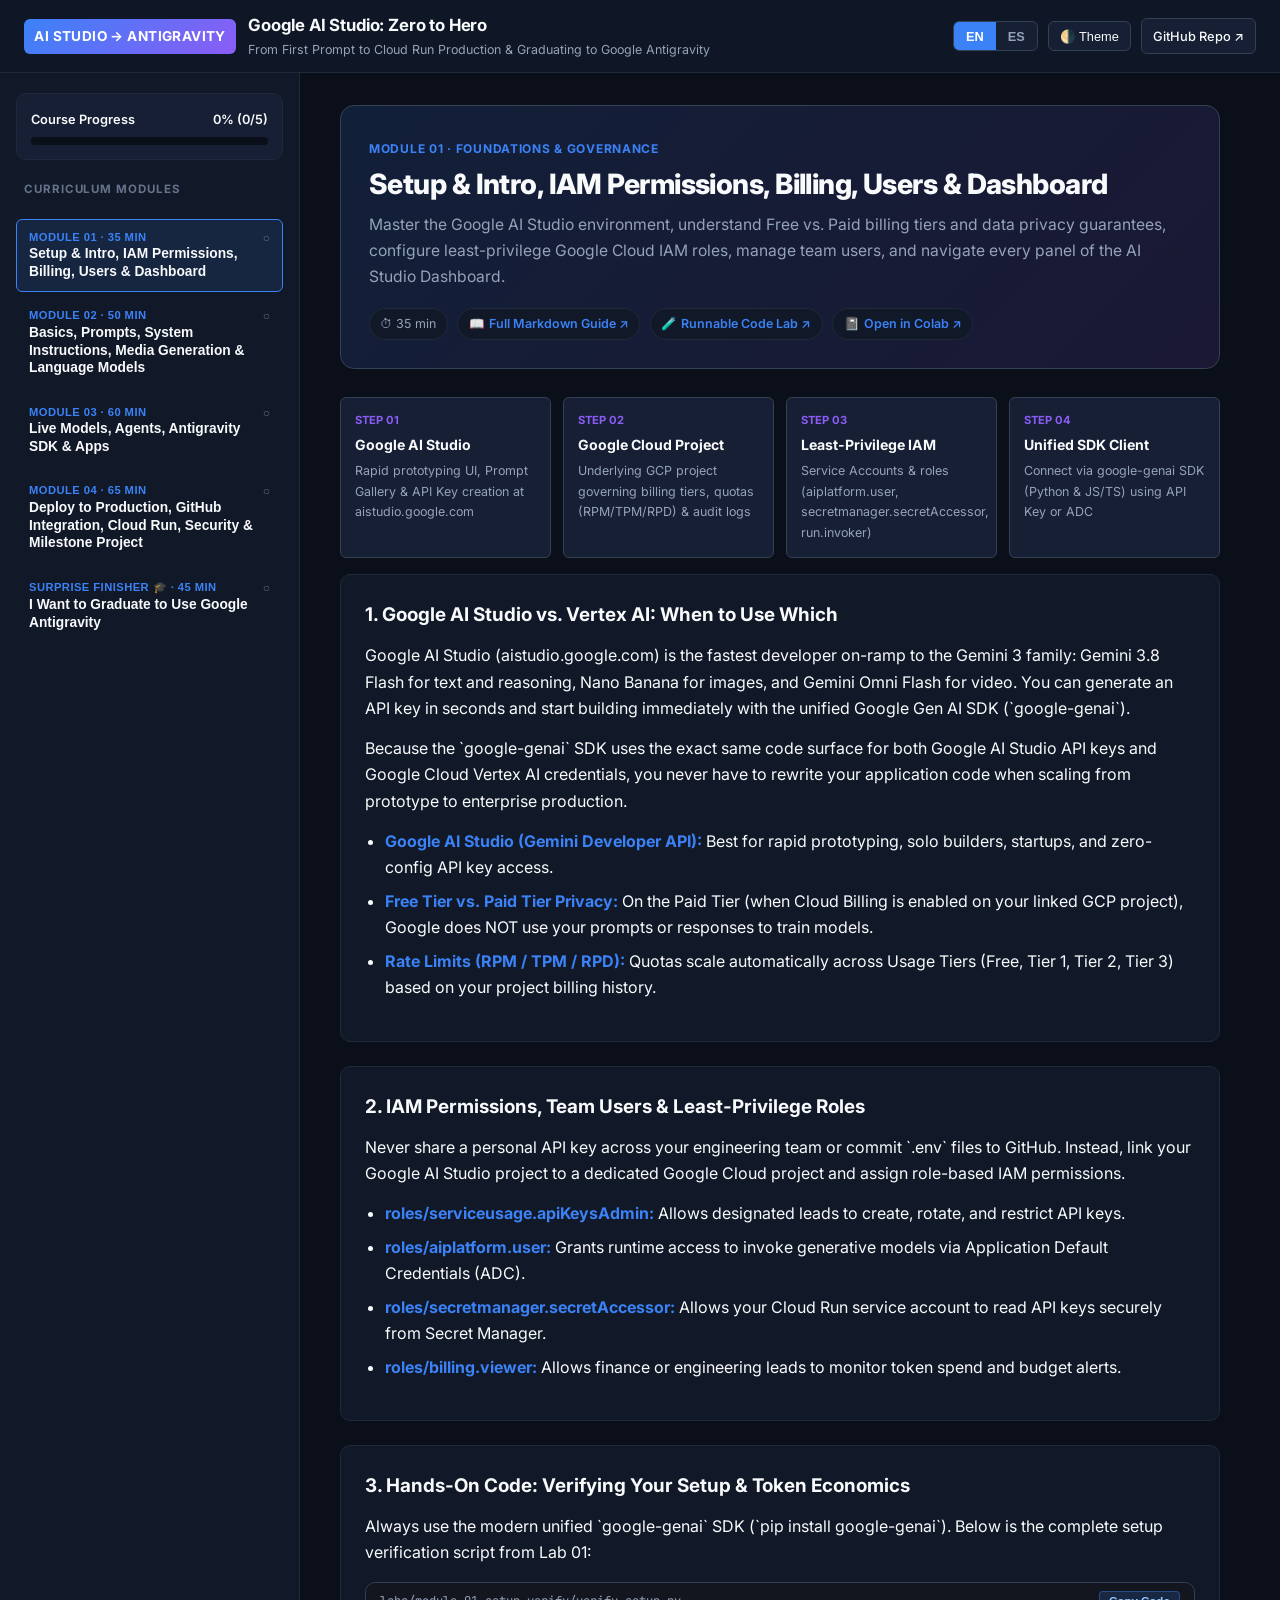
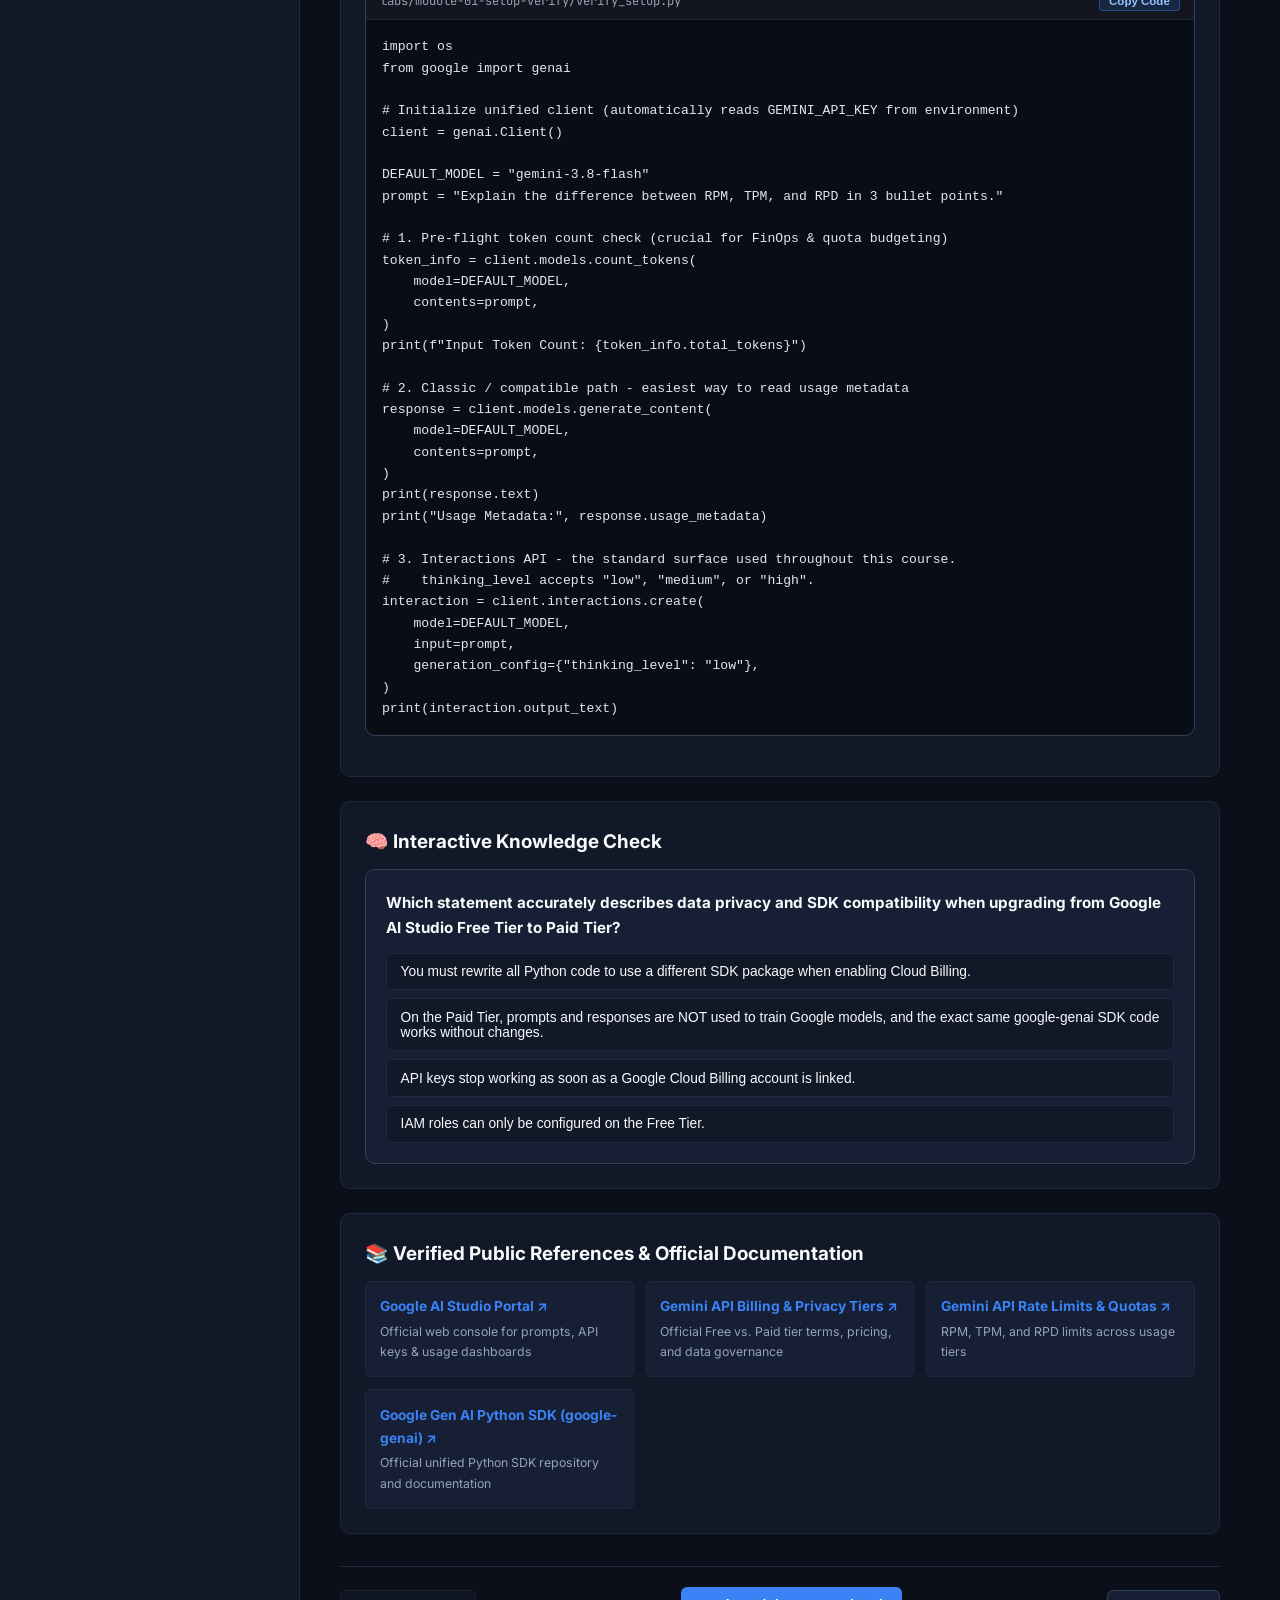
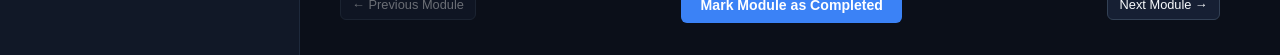
<file: docs/index.html>
<!DOCTYPE html>
<html lang="en" data-theme="dark">
<head>
  <meta charset="UTF-8" />
  <meta name="viewport" content="width=device-width, initial-scale=1.0" />
  <title>Google AI Studio: Zero to Hero Course (EN / ES)</title>
  <meta name="description" content="Open-source bilingual (English & Spanish) Zero-to-Hero course on Google AI Studio, Gemini Live API, Gemini 3.1 Flash Image (`gemini-3.1-flash-image` / Nano Banana 2), Gemini Omni 1.1 Flash (`gemini-omni-1.1-flash`), Cloud Run, and graduating to Google Antigravity." />
  <link rel="preconnect" href="https://fonts.googleapis.com" />
  <link rel="preconnect" href="https://fonts.gstatic.com" crossorigin />
  <link href="https://fonts.googleapis.com/css2?family=Inter:wght@400;500;600;700;800&family=JetBrains+Mono:wght@400;600&display=swap" rel="stylesheet" />
  <link rel="stylesheet" href="./styles.css" />
</head>
<body>
  <header class="topbar">
    <div class="brand">
      <span class="brand-badge">AI STUDIO → ANTIGRAVITY</span>
      <div>
        <div class="brand-title" id="brand-title">Google AI Studio: Zero to Hero</div>
        <div class="brand-subtitle" id="brand-subtitle">From First Prompt to Cloud Run Production &amp; Graduating to Google Antigravity</div>
      </div>
    </div>

    <div class="topbar-controls">
      <div class="lang-switch" role="group" aria-label="Language switcher">
        <button class="lang-btn active" data-lang="en">EN</button>
        <button class="lang-btn" data-lang="es">ES</button>
      </div>
      <button class="icon-btn" id="theme-toggle" title="Toggle Light/Dark Theme">🌗 Theme</button>
      <a class="icon-btn" href="https://github.com/AllInVaders/aistudio-full-course" target="_blank" rel="noopener noreferrer">GitHub Repo ↗</a>
    </div>
  </header>

  <div class="app-layout">
    <aside class="sidebar">
      <div class="progress-card">
        <div class="progress-header">
          <span id="progress-label">Course Progress</span>
          <span id="progress-pct">0% (0/5)</span>
        </div>
        <div class="progress-bar-track">
          <div class="progress-bar-fill" id="progress-bar-fill" style="width: 0%;"></div>
        </div>
      </div>

      <div class="nav-section-label" id="curriculum-header">Curriculum Modules</div>
      <ul class="module-nav-list" id="module-nav-list"></ul>
    </aside>

    <main class="content-pane" id="content-pane"></main>
  </div>

  <script src="./course-data.js"></script>
  <script src="./app.js"></script>
</body>
</html>
</file>
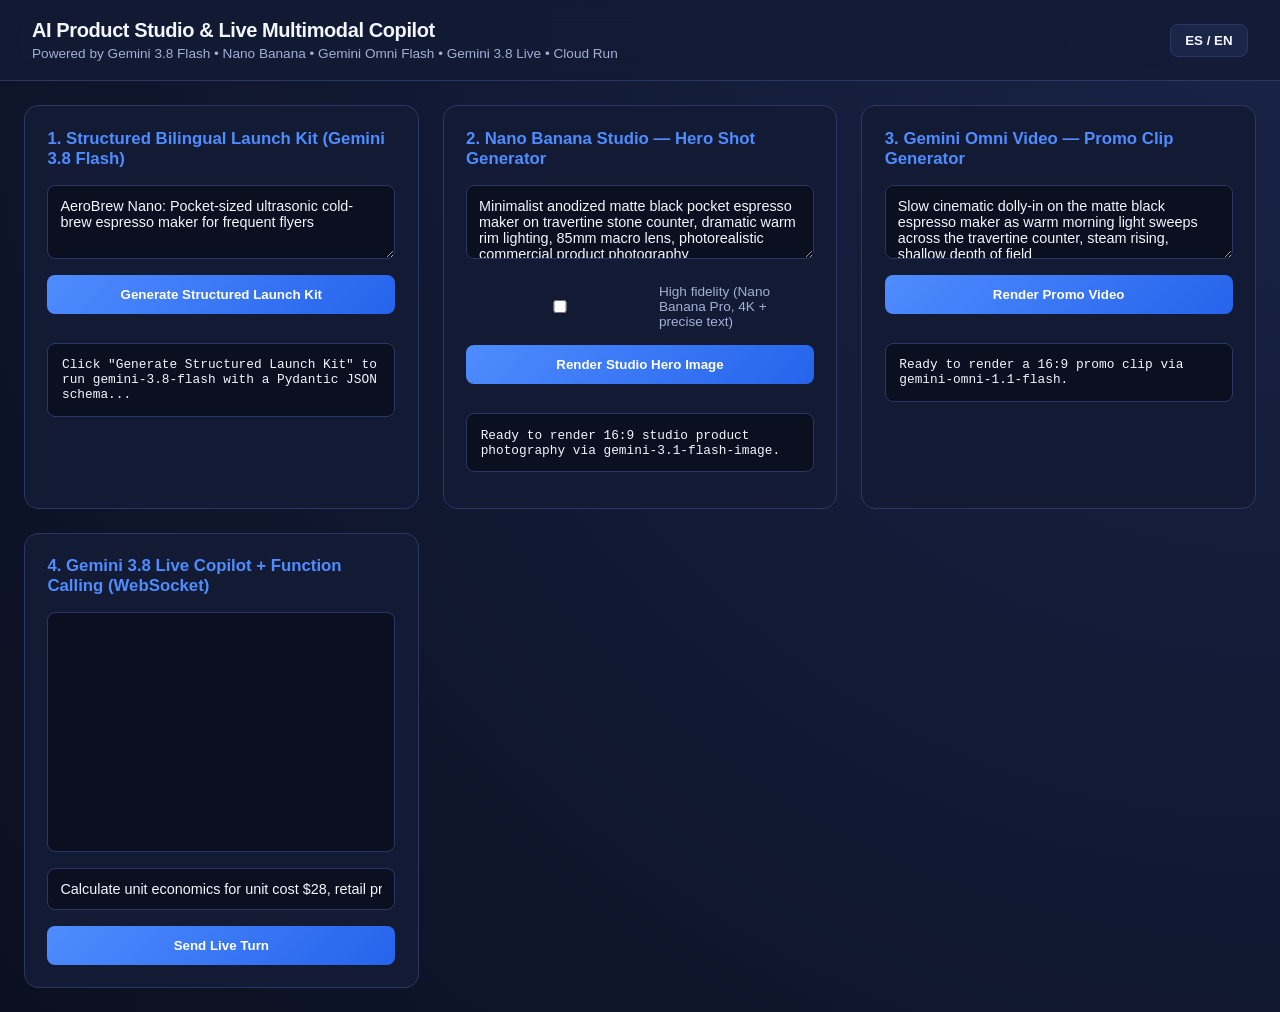
<file: milestone-project/app/static/index.html>
<!DOCTYPE html>
<html lang="en">
<head>
  <meta charset="UTF-8" />
  <meta name="viewport" content="width=device-width, initial-scale=1.0" />
  <title>AI Product Studio & Live Multimodal Copilot</title>
  <style>
    :root {
      --bg: #0b1020;
      --surface: #131b34;
      --surface-alt: #1b2547;
      --accent: #4f8cff;
      --accent-2: #34d399;
      --text: #f3f6ff;
      --muted: #9fb0d6;
      --border: #2a3764;
    }
    * { box-sizing: border-box; }
    body {
      margin: 0;
      font-family: 'Inter', -apple-system, BlinkMacSystemFont, sans-serif;
      background: radial-gradient(circle at top right, #182347, var(--bg));
      color: var(--text);
      min-height: 100vh;
    }
    header {
      display: flex;
      justify-content: space-between;
      align-items: center;
      padding: 1.2rem 2rem;
      border-bottom: 1px solid var(--border);
      background: rgba(19, 27, 52, 0.85);
      backdrop-filter: blur(12px);
    }
    .brand h1 { margin: 0; font-size: 1.25rem; letter-spacing: -0.02em; }
    .brand p { margin: 0.25rem 0 0; font-size: 0.85rem; color: var(--muted); }
    .lang-toggle {
      background: var(--surface-alt);
      color: var(--text);
      border: 1px solid var(--border);
      padding: 0.5rem 0.9rem;
      border-radius: 8px;
      cursor: pointer;
      font-weight: 600;
    }
    main {
      max-width: 1280px;
      margin: 1.5rem auto;
      padding: 0 1.5rem;
      display: grid;
      grid-template-columns: repeat(auto-fit, minmax(360px, 1fr));
      gap: 1.5rem;
    }
    .card {
      background: var(--surface);
      border: 1px solid var(--border);
      border-radius: 14px;
      padding: 1.4rem;
      display: flex;
      flex-direction: column;
      gap: 1rem;
    }
    .card h2 { margin: 0; font-size: 1.05rem; color: var(--accent); }
    textarea, input {
      width: 100%;
      background: var(--bg);
      color: var(--text);
      border: 1px solid var(--border);
      border-radius: 8px;
      padding: 0.75rem;
      font-family: inherit;
      font-size: 0.9rem;
    }
    button.primary {
      background: linear-gradient(135deg, var(--accent), #2563eb);
      color: white;
      border: none;
      border-radius: 8px;
      padding: 0.75rem 1rem;
      font-weight: 600;
      cursor: pointer;
    }
    pre {
      background: var(--bg);
      border: 1px solid var(--border);
      border-radius: 8px;
      padding: 0.85rem;
      font-size: 0.8rem;
      max-height: 280px;
      overflow: auto;
      white-space: pre-wrap;
    }
    #hero-preview {
      width: 100%;
      border-radius: 10px;
      border: 1px solid var(--border);
      display: none;
    }
    .chat-log {
      background: var(--bg);
      border: 1px solid var(--border);
      border-radius: 8px;
      padding: 0.85rem;
      height: 240px;
      overflow-y: auto;
      font-size: 0.85rem;
      display: flex;
      flex-direction: column;
      gap: 0.5rem;
    }
    .opt {
      display: flex;
      align-items: center;
      gap: 0.4rem;
      margin-top: 0.6rem;
      font-size: 0.85rem;
      color: var(--muted);
    }
    #promo-preview {
      display: none;
      width: 100%;
      margin-top: 0.85rem;
      border-radius: 8px;
      border: 1px solid var(--border);
    }
    .msg-user { color: var(--accent-2); }
    .msg-tool { color: #fbbf24; font-family: monospace; font-size: 0.78rem; }
  </style>
</head>
<body>
  <header>
    <div class="brand">
      <h1 id="title-main">AI Product Studio & Live Multimodal Copilot</h1>
      <p id="title-sub">Powered by Gemini 3.8 Flash • Nano Banana • Gemini Omni Flash • Gemini 3.8 Live • Cloud Run</p>
    </div>
    <button class="lang-toggle" id="lang-btn" onclick="toggleLanguage()">ES / EN</button>
  </header>

  <main>
    <!-- 1. Structured Launch Brief Generator -->
    <section class="card">
      <h2 id="h-brief">1. Structured Bilingual Launch Kit (Gemini 3.8 Flash)</h2>
      <textarea id="concept-input" rows="3">AeroBrew Nano: Pocket-sized ultrasonic cold-brew espresso maker for frequent flyers</textarea>
      <button class="primary" onclick="generateBrief()" id="btn-brief">Generate Structured Launch Kit</button>
      <pre id="brief-output">Click "Generate Structured Launch Kit" to run gemini-3.8-flash with a Pydantic JSON schema...</pre>
    </section>

    <!-- 2. Nano Banana Studio -->
    <section class="card">
      <h2 id="h-image">2. Nano Banana Studio — Hero Shot Generator</h2>
      <textarea id="image-prompt" rows="3">Minimalist anodized matte black pocket espresso maker on travertine stone counter, dramatic warm rim lighting, 85mm macro lens, photorealistic commercial product photography</textarea>
      <label class="opt"><input type="checkbox" id="image-hifi" /> <span id="lbl-hifi">High fidelity (Nano Banana Pro, 4K + precise text)</span></label>
      <button class="primary" onclick="generateImage()" id="btn-image">Render Studio Hero Image</button>
      <img id="hero-preview" alt="Generated studio hero shot" />
      <pre id="image-status">Ready to render 16:9 studio product photography via gemini-3.1-flash-image.</pre>
    </section>

    <!-- 3. Gemini Omni Video -->
    <section class="card">
      <h2 id="h-video">3. Gemini Omni Video — Promo Clip Generator</h2>
      <textarea id="video-prompt" rows="3">Slow cinematic dolly-in on the matte black espresso maker as warm morning light sweeps across the travertine counter, steam rising, shallow depth of field</textarea>
      <button class="primary" onclick="generateVideo()" id="btn-video">Render Promo Video</button>
      <video id="promo-preview" controls playsinline></video>
      <pre id="video-status">Ready to render a 16:9 promo clip via gemini-omni-1.1-flash.</pre>
    </section>

    <!-- 4. Gemini Live API WebSocket Copilot -->
    <section class="card">
      <h2 id="h-live">4. Gemini 3.8 Live Copilot + Function Calling (WebSocket)</h2>
      <div class="chat-log" id="chat-log"></div>
      <input id="live-input" type="text" value="Calculate unit economics for unit cost $28, retail price $99, and CAC $22." />
      <button class="primary" onclick="sendLiveMessage()" id="btn-live">Send Live Turn</button>
    </section>
  </main>

  <script>
    let lang = 'en';
    let ws = null;

    const I18N = {
      en: {
        titleMain: 'AI Product Studio & Live Multimodal Copilot',
        titleSub: 'Powered by Gemini 3.8 Flash • Nano Banana • Gemini Omni Flash • Gemini 3.8 Live • Cloud Run',
        hBrief: '1. Structured Bilingual Launch Kit (Gemini 3.8 Flash)',
        btnBrief: 'Generate Structured Launch Kit',
        hImage: '2. Nano Banana Studio — Hero Shot Generator',
        lblHifi: 'High fidelity (Nano Banana Pro, 4K + precise text)',
        btnImage: 'Render Studio Hero Image',
        hVideo: '3. Gemini Omni Video — Promo Clip Generator',
        btnVideo: 'Render Promo Video',
        hLive: '4. Gemini 3.8 Live Copilot + Function Calling (WebSocket)',
        btnLive: 'Send Live Turn',
      },
      es: {
        titleMain: 'Estudio de Productos IA y Copiloto Multimodal en Vivo',
        titleSub: 'Impulsado por Gemini 3.8 Flash • Nano Banana • Gemini Omni Flash • Gemini 3.8 Live • Cloud Run',
        hBrief: '1. Kit de Lanzamiento Estructurado Bilingüe (Gemini 3.8 Flash)',
        btnBrief: 'Generar Kit de Lanzamiento JSON',
        hImage: '2. Estudio Nano Banana — Generador de Fotografía Hero',
        lblHifi: 'Alta fidelidad (Nano Banana Pro, 4K y texto preciso)',
        btnImage: 'Renderizar Fotografía Hero',
        hVideo: '3. Video Gemini Omni — Generador de Clip Promocional',
        btnVideo: 'Renderizar Video Promocional',
        hLive: '4. Copiloto en Vivo Gemini 3.8 Live + Herramientas (WebSocket)',
        btnLive: 'Enviar Mensaje en Vivo',
      }
    };

    function toggleLanguage() {
      lang = lang === 'en' ? 'es' : 'en';
      const t = I18N[lang];
      document.getElementById('title-main').textContent = t.titleMain;
      document.getElementById('title-sub').textContent = t.titleSub;
      document.getElementById('h-brief').textContent = t.hBrief;
      document.getElementById('btn-brief').textContent = t.btnBrief;
      document.getElementById('h-image').textContent = t.hImage;
      document.getElementById('lbl-hifi').textContent = t.lblHifi;
      document.getElementById('btn-image').textContent = t.btnImage;
      document.getElementById('h-video').textContent = t.hVideo;
      document.getElementById('btn-video').textContent = t.btnVideo;
      document.getElementById('h-live').textContent = t.hLive;
      document.getElementById('btn-live').textContent = t.btnLive;
    }

    async function generateBrief() {
      const out = document.getElementById('brief-output');
      out.textContent = 'Generating structured bilingual brief with gemini-3.8-flash...';
      try {
        const res = await fetch('/api/generate-brief', {
          method: 'POST',
          headers: { 'Content-Type': 'application/json' },
          body: JSON.stringify({ concept: document.getElementById('concept-input').value })
        });
        const data = await res.json();
        out.textContent = JSON.stringify(data, null, 2);
        if (data.hero_image_prompt) {
          document.getElementById('image-prompt').value = data.hero_image_prompt;
        }
        if (data.promo_video_prompt) {
          document.getElementById('video-prompt').value = data.promo_video_prompt;
        }
      } catch (err) {
        out.textContent = 'Error: ' + err.message;
      }
    }

    async function generateImage() {
      const status = document.getElementById('image-status');
      const img = document.getElementById('hero-preview');
      const highFidelity = document.getElementById('image-hifi').checked;
      status.textContent = 'Rendering 16:9 product hero image with Nano Banana...';
      try {
        const res = await fetch('/api/generate-image', {
          method: 'POST',
          headers: { 'Content-Type': 'application/json' },
          body: JSON.stringify({
            prompt: document.getElementById('image-prompt').value,
            high_fidelity: highFidelity
          })
        });
        const data = await res.json();
        if (data.image_base64) {
          img.src = `data:${data.mime_type};base64,${data.image_base64}`;
          img.style.display = 'block';
          status.textContent = `Rendered successfully via ${data.model}. Images carry a SynthID watermark.`;
        } else {
          status.textContent = JSON.stringify(data);
        }
      } catch (err) {
        status.textContent = 'Error: ' + err.message;
      }
    }

    async function generateVideo() {
      const status = document.getElementById('video-status');
      const video = document.getElementById('promo-preview');
      status.textContent = 'Rendering 16:9 promo clip with Gemini Omni Flash. This can take a minute...';
      try {
        const res = await fetch('/api/generate-video', {
          method: 'POST',
          headers: { 'Content-Type': 'application/json' },
          body: JSON.stringify({ prompt: document.getElementById('video-prompt').value })
        });
        const data = await res.json();
        if (data.video_base64) {
          video.src = `data:${data.mime_type};base64,${data.video_base64}`;
          video.style.display = 'block';
          status.textContent = `Rendered successfully via ${data.model}.`;
        } else {
          status.textContent = JSON.stringify(data);
        }
      } catch (err) {
        status.textContent = 'Error: ' + err.message;
      }
    }

    function ensureWebSocket() {
      if (ws && ws.readyState === WebSocket.OPEN) return ws;
      const proto = location.protocol === 'https:' ? 'wss:' : 'ws:';
      ws = new WebSocket(`${proto}//${location.host}/ws/live-copilot`);
      const log = document.getElementById('chat-log');
      let currentBotSpan = null;

      ws.onmessage = (event) => {
        const msg = JSON.parse(event.data);
        if (msg.type === 'tool_call') {
          const div = document.createElement('div');
          div.className = 'msg-tool';
          div.textContent = `[Tool] ${msg.name}(${JSON.stringify(msg.args)}) -> ${JSON.stringify(msg.result)}`;
          log.appendChild(div);
        } else if (msg.type === 'token') {
          if (!currentBotSpan) {
            currentBotSpan = document.createElement('div');
            currentBotSpan.textContent = 'Copilot: ';
            log.appendChild(currentBotSpan);
          }
          currentBotSpan.textContent += msg.text;
        } else if (msg.type === 'turn_complete') {
          currentBotSpan = null;
        }
        log.scrollTop = log.scrollHeight;
      };
      return ws;
    }

    function sendLiveMessage() {
      const input = document.getElementById('live-input');
      const text = input.value.trim();
      if (!text) return;
      const log = document.getElementById('chat-log');
      const div = document.createElement('div');
      div.className = 'msg-user';
      div.textContent = `You: ${text}`;
      log.appendChild(div);

      const socket = ensureWebSocket();
      const sendPayload = () => socket.send(JSON.stringify({ message: text }));
      if (socket.readyState === WebSocket.OPEN) {
        sendPayload();
      } else {
        socket.addEventListener('open', sendPayload, { once: true });
      }
    }
  </script>
</body>
</html>
</file>
<file: docs/styles.css>
:root {
  --bg: #0b0f19;
  --bg-elevated: #111827;
  --bg-card: #161f33;
  --bg-code: #090d16;
  --border: #1e293b;
  --border-accent: #334155;
  --text: #f8fafc;
  --text-muted: #94a3b8;
  --text-dim: #64748b;
  --primary: #3b82f6;
  --primary-hover: #2563eb;
  --accent: #8b5cf6;
  --success: #10b981;
  --warning: #f59e0b;
  --danger: #ef4444;
  --font-sans: 'Inter', -apple-system, BlinkMacSystemFont, 'Segoe UI', Roboto, sans-serif;
  --font-mono: 'JetBrains Mono', 'Fira Code', monospace;
  --radius-sm: 6px;
  --radius-md: 10px;
  --radius-lg: 14px;
}

[data-theme="light"] {
  --bg: #f8fafc;
  --bg-elevated: #ffffff;
  --bg-card: #f1f5f9;
  --bg-code: #0f172a;
  --border: #e2e8f0;
  --border-accent: #cbd5e1;
  --text: #0f172a;
  --text-muted: #475569;
  --text-dim: #64748b;
  --primary: #2563eb;
  --primary-hover: #1d4ed8;
  --accent: #7c3aed;
}

* {
  box-sizing: border-box;
  margin: 0;
  padding: 0;
}

body {
  font-family: var(--font-sans);
  background: var(--bg);
  color: var(--text);
  line-height: 1.65;
  min-height: 100vh;
}

/* Header Bar */
.topbar {
  position: sticky;
  top: 0;
  z-index: 50;
  background: rgba(17, 24, 39, 0.88);
  backdrop-filter: blur(12px);
  border-bottom: 1px solid var(--border);
  padding: 0.75rem 1.5rem;
  display: flex;
  align-items: center;
  justify-content: space-between;
  gap: 1rem;
}

[data-theme="light"] .topbar {
  background: rgba(255, 255, 255, 0.92);
}

.brand {
  display: flex;
  align-items: center;
  gap: 0.75rem;
}

.brand-badge {
  background: linear-gradient(135deg, var(--primary), var(--accent));
  color: #fff;
  font-weight: 700;
  font-size: 0.85rem;
  padding: 0.4rem 0.65rem;
  border-radius: var(--radius-sm);
  letter-spacing: 0.03em;
}

.brand-title {
  font-size: 1.05rem;
  font-weight: 700;
  letter-spacing: -0.01em;
}

.brand-subtitle {
  font-size: 0.78rem;
  color: var(--text-muted);
}

.topbar-controls {
  display: flex;
  align-items: center;
  gap: 0.6rem;
}

.lang-switch {
  display: inline-flex;
  background: var(--bg-card);
  border: 1px solid var(--border-accent);
  border-radius: var(--radius-sm);
  overflow: hidden;
}

.lang-btn {
  background: transparent;
  border: none;
  color: var(--text-muted);
  font-size: 0.8rem;
  font-weight: 600;
  padding: 0.4rem 0.75rem;
  cursor: pointer;
  transition: all 0.15s ease;
}

.lang-btn.active {
  background: var(--primary);
  color: #fff;
}

.icon-btn {
  background: var(--bg-card);
  border: 1px solid var(--border-accent);
  color: var(--text);
  border-radius: var(--radius-sm);
  padding: 0.4rem 0.7rem;
  font-size: 0.8rem;
  font-weight: 500;
  cursor: pointer;
  text-decoration: none;
  display: inline-flex;
  align-items: center;
  gap: 0.35rem;
}

.icon-btn:hover {
  border-color: var(--primary);
}

/* Main App Grid */
.app-layout {
  display: grid;
  grid-template-columns: 300px minmax(0, 1fr);
  max-width: 1440px;
  margin: 0 auto;
  min-height: calc(100vh - 61px);
}

/* Sidebar */
.sidebar {
  border-right: 1px solid var(--border);
  background: var(--bg-elevated);
  padding: 1.25rem 1rem;
  display: flex;
  flex-direction: column;
  gap: 1.25rem;
}

.progress-card {
  background: var(--bg-card);
  border: 1px solid var(--border);
  border-radius: var(--radius-md);
  padding: 0.9rem;
}

.progress-header {
  display: flex;
  justify-content: space-between;
  font-size: 0.8rem;
  font-weight: 600;
  margin-bottom: 0.45rem;
}

.progress-bar-track {
  width: 100%;
  height: 8px;
  background: var(--bg);
  border-radius: 999px;
  overflow: hidden;
}

.progress-bar-fill {
  height: 100%;
  background: linear-gradient(90deg, var(--primary), var(--success));
  border-radius: 999px;
  transition: width 0.3s ease;
}

.nav-section-label {
  font-size: 0.72rem;
  text-transform: uppercase;
  letter-spacing: 0.08em;
  color: var(--text-dim);
  font-weight: 700;
  padding: 0 0.5rem;
}

.module-nav-list {
  list-style: none;
  display: flex;
  flex-direction: column;
  gap: 0.35rem;
}

.module-nav-item {
  width: 100%;
  text-align: left;
  background: transparent;
  border: 1px solid transparent;
  color: var(--text);
  border-radius: var(--radius-sm);
  padding: 0.65rem 0.75rem;
  cursor: pointer;
  display: flex;
  align-items: flex-start;
  justify-content: space-between;
  gap: 0.6rem;
  transition: all 0.15s ease;
}

.module-nav-item:hover {
  background: var(--bg-card);
  border-color: var(--border);
}

.module-nav-item.active {
  background: rgba(59, 130, 246, 0.12);
  border-color: var(--primary);
}

.module-nav-tag {
  font-size: 0.7rem;
  font-weight: 700;
  color: var(--primary);
  text-transform: uppercase;
  letter-spacing: 0.04em;
  display: block;
}

.module-nav-title {
  font-size: 0.86rem;
  font-weight: 600;
  line-height: 1.3;
  margin-top: 0.15rem;
}

.check-pill {
  font-size: 0.75rem;
  color: var(--text-dim);
  flex-shrink: 0;
}

.check-pill.done {
  color: var(--success);
  font-weight: 700;
}

/* Main Content */
.content-pane {
  padding: 2rem 2.5rem 4rem;
  max-width: 960px;
}

.hero-banner {
  background: linear-gradient(135deg, rgba(59, 130, 246, 0.14), rgba(139, 92, 246, 0.12));
  border: 1px solid var(--border-accent);
  border-radius: var(--radius-lg);
  padding: 1.75rem;
  margin-bottom: 1.75rem;
}

.hero-eyebrow {
  display: inline-flex;
  align-items: center;
  gap: 0.4rem;
  font-size: 0.75rem;
  font-weight: 700;
  text-transform: uppercase;
  letter-spacing: 0.06em;
  color: var(--primary);
  margin-bottom: 0.5rem;
}

.hero-title {
  font-size: 1.75rem;
  font-weight: 800;
  line-height: 1.25;
  letter-spacing: -0.02em;
  margin-bottom: 0.65rem;
}

.hero-summary {
  color: var(--text-muted);
  font-size: 0.98rem;
  margin-bottom: 1.1rem;
}

.hero-meta-row {
  display: flex;
  flex-wrap: wrap;
  gap: 0.6rem;
}

.meta-chip {
  font-size: 0.78rem;
  background: var(--bg-elevated);
  border: 1px solid var(--border);
  padding: 0.3rem 0.65rem;
  border-radius: 999px;
  color: var(--text-muted);
}

.meta-chip a {
  color: var(--primary);
  text-decoration: none;
  font-weight: 600;
}

/* Section Cards */
.section-card {
  background: var(--bg-elevated);
  border: 1px solid var(--border);
  border-radius: var(--radius-md);
  padding: 1.5rem;
  margin-bottom: 1.5rem;
}

.section-heading {
  font-size: 1.18rem;
  font-weight: 700;
  margin-bottom: 0.75rem;
  display: flex;
  align-items: center;
  gap: 0.5rem;
}

.section-body p {
  margin-bottom: 0.85rem;
  color: var(--text);
}

.bullet-list {
  margin: 0.5rem 0 1rem 1.25rem;
  display: flex;
  flex-direction: column;
  gap: 0.45rem;
}

.bullet-list li {
  color: var(--text);
}

.bullet-list li strong {
  color: var(--primary);
}

/* Architecture Flow */
.arch-flow {
  display: grid;
  grid-template-columns: repeat(auto-fit, minmax(175px, 1fr));
  gap: 0.75rem;
  margin: 1rem 0;
}

.arch-step {
  background: var(--bg-card);
  border: 1px solid var(--border-accent);
  border-radius: var(--radius-sm);
  padding: 0.85rem;
}

.arch-step-num {
  font-size: 0.7rem;
  font-weight: 700;
  color: var(--accent);
  text-transform: uppercase;
}

.arch-step-title {
  font-size: 0.88rem;
  font-weight: 700;
  margin: 0.2rem 0 0.3rem;
}

.arch-step-desc {
  font-size: 0.78rem;
  color: var(--text-muted);
}

/* Code Block */
.code-wrapper {
  background: var(--bg-code);
  border: 1px solid var(--border-accent);
  border-radius: var(--radius-md);
  overflow: hidden;
  margin: 1rem 0;
}

.code-header {
  display: flex;
  align-items: center;
  justify-content: space-between;
  padding: 0.5rem 0.9rem;
  background: rgba(255, 255, 255, 0.04);
  border-bottom: 1px solid var(--border);
  font-size: 0.76rem;
  color: var(--text-muted);
  font-family: var(--font-mono);
}

.copy-btn {
  background: rgba(59, 130, 246, 0.16);
  border: 1px solid rgba(59, 130, 246, 0.4);
  color: #93c5fd;
  font-size: 0.72rem;
  font-weight: 600;
  padding: 0.2rem 0.55rem;
  border-radius: 4px;
  cursor: pointer;
}

.copy-btn:hover {
  background: var(--primary);
  color: #fff;
}

pre.code-content {
  padding: 1rem;
  overflow-x: auto;
  font-family: var(--font-mono);
  font-size: 0.82rem;
  line-height: 1.55;
  color: #e2e8f0;
}

/* Interactive Quiz */
.quiz-box {
  background: var(--bg-card);
  border: 1px solid var(--border-accent);
  border-radius: var(--radius-md);
  padding: 1.25rem;
  margin-top: 0.75rem;
}

.quiz-question {
  font-weight: 700;
  font-size: 0.95rem;
  margin-bottom: 0.75rem;
}

.quiz-options {
  display: flex;
  flex-direction: column;
  gap: 0.5rem;
}

.quiz-opt-btn {
  text-align: left;
  background: var(--bg-elevated);
  border: 1px solid var(--border);
  color: var(--text);
  padding: 0.65rem 0.85rem;
  border-radius: var(--radius-sm);
  font-size: 0.86rem;
  cursor: pointer;
  transition: all 0.15s ease;
}

.quiz-opt-btn:hover {
  border-color: var(--primary);
}

.quiz-opt-btn.correct {
  border-color: var(--success);
  background: rgba(16, 185, 129, 0.14);
}

.quiz-opt-btn.wrong {
  border-color: var(--danger);
  background: rgba(239, 68, 68, 0.12);
}

.quiz-feedback {
  margin-top: 0.7rem;
  font-size: 0.84rem;
  padding: 0.65rem 0.85rem;
  border-radius: var(--radius-sm);
  display: none;
}

/* Public References Grid */
.ref-grid {
  display: grid;
  grid-template-columns: repeat(auto-fit, minmax(260px, 1fr));
  gap: 0.75rem;
}

.ref-card {
  display: block;
  text-decoration: none;
  background: var(--bg-card);
  border: 1px solid var(--border);
  border-radius: var(--radius-sm);
  padding: 0.85rem;
  transition: border-color 0.15s ease;
}

.ref-card:hover {
  border-color: var(--primary);
}

.ref-title {
  font-size: 0.86rem;
  font-weight: 700;
  color: var(--primary);
  margin-bottom: 0.25rem;
}

.ref-desc {
  font-size: 0.77rem;
  color: var(--text-muted);
}

/* Action Bar */
.module-footer-actions {
  display: flex;
  align-items: center;
  justify-content: space-between;
  gap: 1rem;
  margin-top: 2rem;
  padding-top: 1.25rem;
  border-top: 1px solid var(--border);
}

.primary-btn {
  background: var(--primary);
  color: #fff;
  border: none;
  padding: 0.65rem 1.2rem;
  border-radius: var(--radius-sm);
  font-weight: 700;
  font-size: 0.88rem;
  cursor: pointer;
}

.primary-btn:hover {
  background: var(--primary-hover);
}

.success-btn {
  background: var(--success);
  color: #fff;
  border: none;
  padding: 0.65rem 1.2rem;
  border-radius: var(--radius-sm);
  font-weight: 700;
  font-size: 0.88rem;
  cursor: pointer;
}

@media (max-width: 900px) {
  .app-layout {
    grid-template-columns: 1fr;
  }
  .sidebar {
    border-right: none;
    border-bottom: 1px solid var(--border);
  }
  .content-pane {
    padding: 1.25rem;
  }
}
</file>
